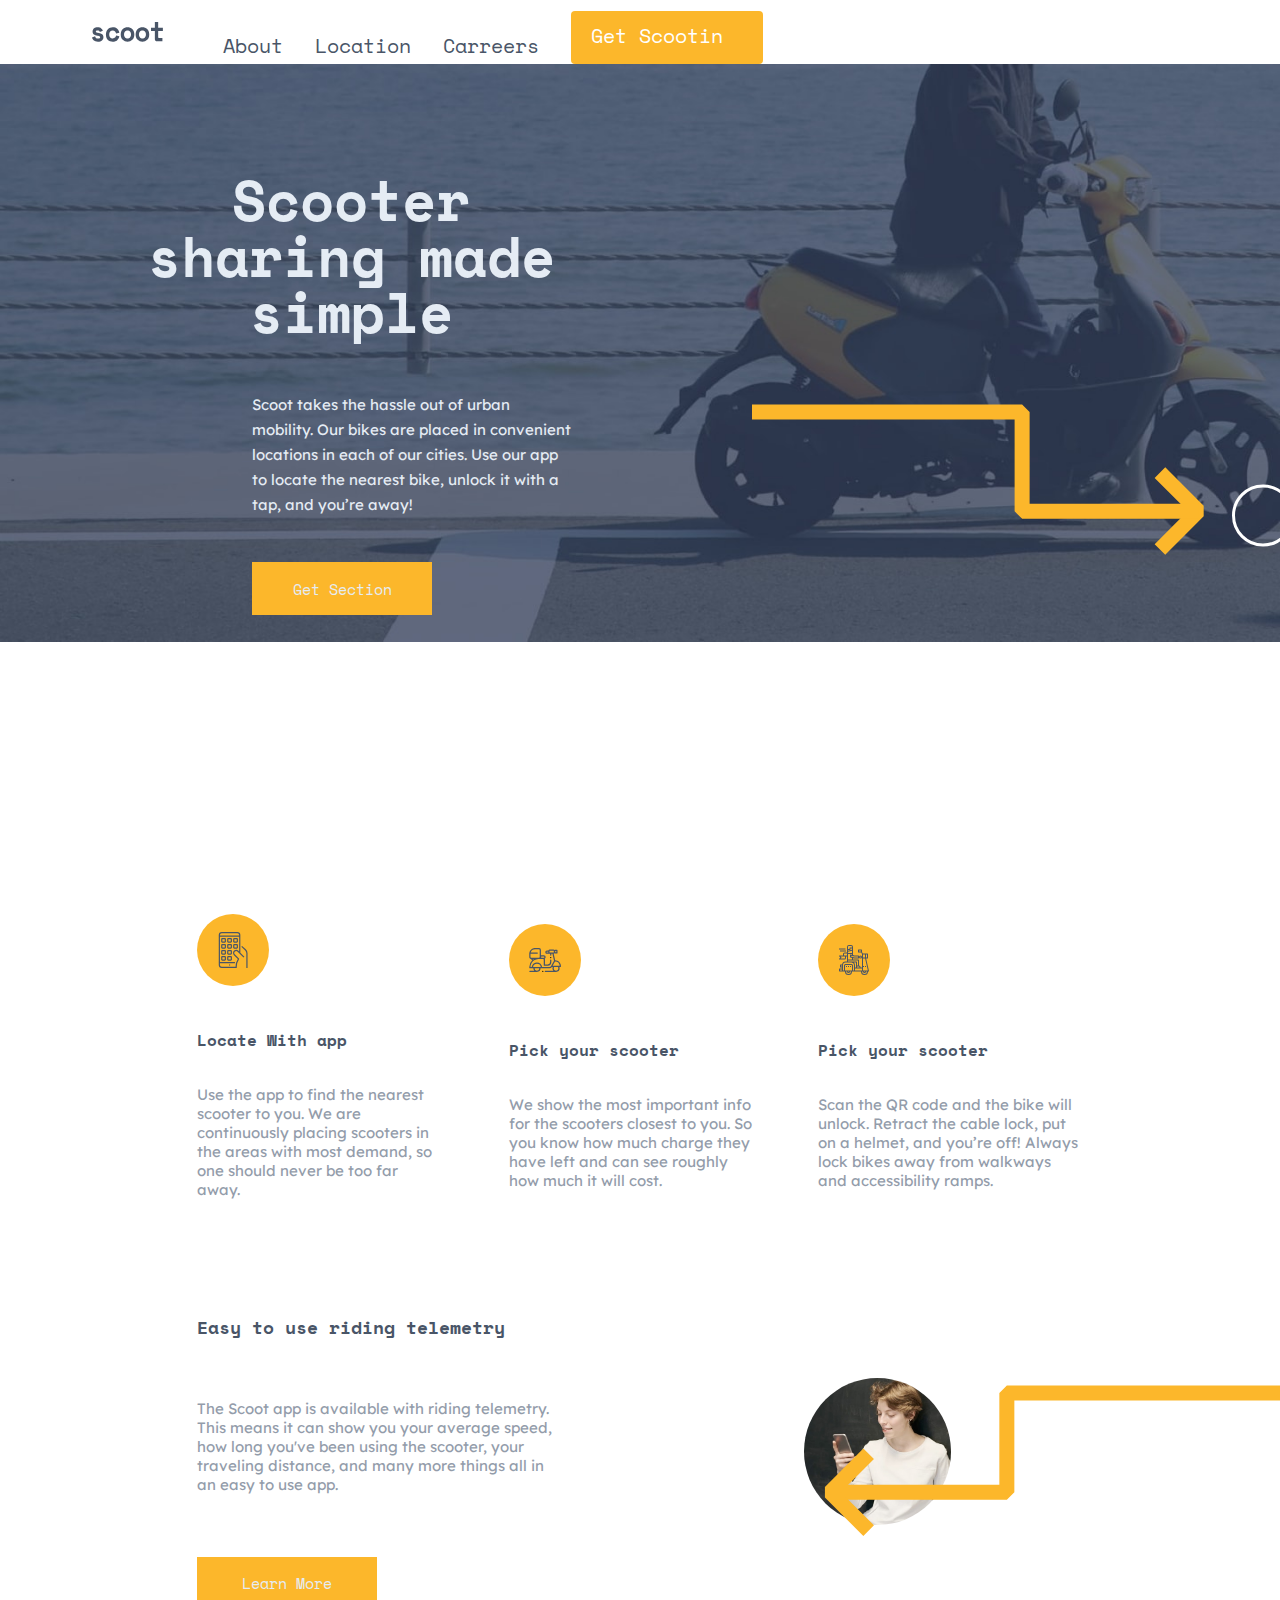
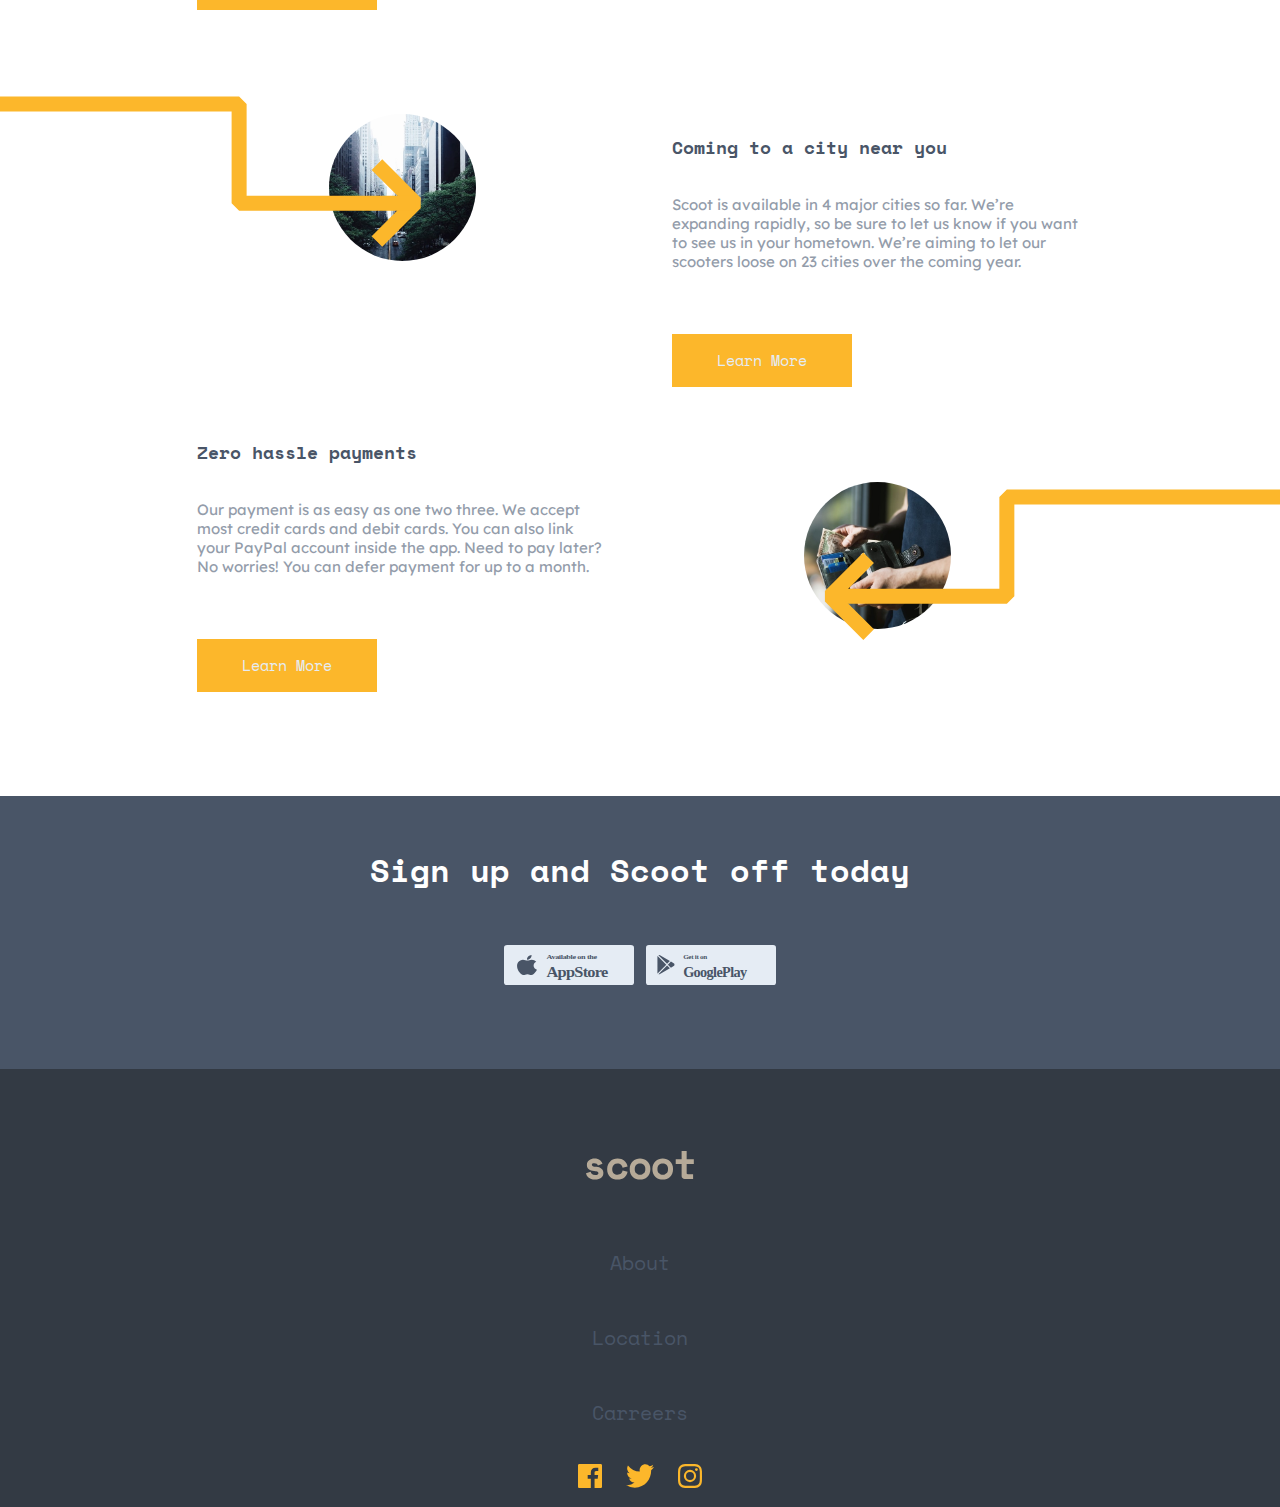
<file: index.html>
<!DOCTYPE html>
<html lang="en">
<head>
    <meta charset="UTF-8">
    <meta name="viewport" content="width=device-width, initial-scale=1.
    0">
    <link rel="preconnect" href="https://fonts.googleapis.com">
<link rel="preconnect" href="https://fonts.gstatic.com" crossorigin>
<link href="https://fonts.googleapis.com/css2?family=Barlow:ital,wght@0,100;0,200;0,300;0,400;0,500;0,600;0,700;0,800;0,900;1,100;1,200;1,300;1,400;1,500;1,600;1,700;1,800;1,900&family=Fraunces:ital,opsz,wght@0,9..144,100..900;1,9..144,100..900&family=IBM+Plex+Mono:ital,wght@0,100;0,200;0,300;0,400;0,500;0,600;0,700;1,100;1,200;1,300;1,400;1,500;1,600;1,700&family=Kode+Mono:wght@400..700&family=Montserrat:ital,wght@0,100..900;1,100..900&family=Roboto:ital,wght@0,100;0,300;0,400;0,500;0,700;0,900;1,100;1,300;1,400;1,500;1,700;1,900&family=Space+Grotesk:wght@300..700&family=Space+Mono:ital,wght@0,400;0,700;1,400;1,700&display=swap" rel="stylesheet">

<link rel="preconnect" href="https://fonts.googleapis.com">
<link rel="preconnect" href="https://fonts.gstatic.com" crossorigin>
<link href="https://fonts.googleapis.com/css2?family=Barlow:ital,wght@0,100;0,200;0,300;0,400;0,500;0,600;0,700;0,800;0,900;1,100;1,200;1,300;1,400;1,500;1,600;1,700;1,800;1,900&family=Fraunces:ital,opsz,wght@0,9..144,100..900;1,9..144,100..900&family=IBM+Plex+Mono:ital,wght@0,100;0,200;0,300;0,400;0,500;0,600;0,700;1,100;1,200;1,300;1,400;1,500;1,600;1,700&family=Kode+Mono:wght@400..700&family=Lexend+Deca:wght@100..900&family=Montserrat:ital,wght@0,100..900;1,100..900&family=Roboto:ital,wght@0,100;0,300;0,400;0,500;0,700;0,900;1,100;1,300;1,400;1,500;1,700;1,900&family=Space+Grotesk:wght@300..700&family=Space+Mono:ital,wght@0,400;0,700;1,400;1,700&display=swap" rel="stylesheet">
    <link rel="stylesheet" href="./css/styles.css">
    <title>Web Scop</title>
</head>
<body>

    <!-- Header -->
    <header class="header"> 
        <img class="burger" src="./assets/icons/hamburger.svg" alt="button-mobile">
        <img class="logo" src="./assets/logo.svg" alt="logo">
        <nav>
            <ul id="menu" class="menu" >
            <li class="item-menu" >About</li>
            <li class="item-menu" >Location <a href="./locations.html"></a></li>
            <li class="item-menu" >Carreers <a href="./"></a></li>
            <li class="item-menu button-menu">Get Scootin</li>
            </ul>
        </nav>
        </div>
    </header>

     
    <!--  -->



    <!-- seccion Hero -->
    <section class="hero-section">
        <h1 class="title">Scooter sharing made simple</h1>
        <p class="text" >Scoot takes the hassle out of urban mobility. Our bikes are placed in convenient locations in each of our cities. Use our app to locate the nearest bike, unlock it with a tap, and you’re away!</p>
        <button class="button" >Get Section</button>
        <img class="arrow-hero" src="./assets/patterns/right-arrow.svg" alt="flecha amarilla">
        <img class="circles-white" src="./assets/patterns/white-circles.svg" alt="">
    </section>

   <main class="container">

    <!-- seccion iconos -->
<div class="main-section-icons">
    <div class="section-icons">
        <div class="icon">
        <img class="img" src="./assets/icons/locate.svg" alt="Locate with app">
        </div>
        <h3 class="subtitle" >Locate With app</h3>
        <p class="text-container" >Use the app to find the nearest scooter to you. We are continuously placing scooters in the areas with most demand, so one should never be too far away. </p>    
    </div>
    <div class="section-icons">
        <div class="icon">
        <img class="img" src="./assets/icons/scooter.svg" alt="Pick your scooter">
        </div>
        <h3 class="subtitle" >Pick your scooter</h3>
        <p class="text-container" >We show the most important info for the scooters closest to you. So you know how much charge they have left and can see roughly how much it will cost. </p>    
    </div>
    <div class="section-icons">
        <div class="icon">
         <img class="img" src="./assets/icons/ride.svg" alt="enjoy the ride">
        </div>
        <h3 class="subtitle" >Pick your scooter</h3>
        <p class="text-container" >Scan the QR code and the bike will unlock. Retract the cable lock, put on a helmet, and you’re off! Always lock bikes away from walkways and accessibility ramps. </p>    
    </div>
</div>
    <!--  -->

    <!--seccion burbujas  -->
    <div class="bubble-section">
    
    <div class="bubble-container">
      <h2 class="subtitle-bubbles">Easy to use
        riding telemetry</h2>   
      <p class="text-container-bubbles" >The Scoot app is available with riding telemetry. This means it can show you your average speed, how long you've been using the scooter, your traveling distance, and many more things all in an easy to use app.</p>
      <button class="button-bubbles" >Learn More</button>
    </div>
    <div class="imag-bubble-section">
        <img class="bubble-image" src="./assets/images/telemetry.jpg" alt="telemetry">
        <img class="arrow-left" src="./assets/patterns/left-downward-arrow.svg" alt="flecha"> 
      </div>

    </div>

    <div class="bubble-section-left">

        <div class="imag-bubble-section">
        <img class="bubble-image" src="./assets/images/near-you.jpg" alt="telemetry">
        <img class="arrow-right" src="./assets/patterns/right-arrow.svg" alt="flecha"> 
        </div> 

        <div class="bubble-container">
            <h2 class="subtitle-bubbles">Coming to a city near you</h2>   
             <p class="text-container" >Scoot is available in 4 major cities so far. We’re expanding rapidly, so be sure to let us know if you want to see us in your hometown. We’re aiming to let our scooters loose on 23 cities over the coming year.</p>
         <button class="button-bubbles" >Learn More</button>
        </div>
      </div>


      <div class="bubble-section">
        <div class="bubble-container">
            <h2 class="subtitle-bubbles">Zero hassle payments</h2>   
            <p class="text-container" >Our payment is as easy as one two three. We accept most credit cards and debit cards. You can also link your PayPal account inside the app. Need to pay later? No worries! You can defer payment for up to a month.</p>
            <button class="button-bubbles" >Learn More</button>
            </div>
        <div class="imag-bubble-section">  
        <img class="bubble-image" src="./assets/images/payments.jpg" alt="telemetry">
        <img class="arrow-left" src="./assets/patterns/left-downward-arrow.svg" alt="flecha">  
    </div>  


      </div>  

      <!-- seccion sign up -->
      <div class="sign-up-section">
        <h2 class="title-sign-out" >Sign up and Scoot off today</h2>
        <div class="buttons-sign-up" >
            <img class="stores-icon" src="./assets/icons/app-store.svg" alt="app-store">
            <img class="stores-icon" src="./assets/icons/google-play.svg" alt="app-store">
            
        </div>
        
      </div>
      <!--  -->
   </main>

   <!-- footer -->
   <footer class="footer" >
     <img class="logo-footer" src="./assets/logo.svg" alt="logo">
     <div class="menu-footer">
        <span class="item-menu" >About</span>
        <span class="item-menu" >Location</span>
        <span class="item-menu" >Carreers</span>
        
    </div>
    <div class="social">
        <img src="./assets/icons/facebook.svg" alt="facebook">
        <img src="./assets/icons/twitter.svg" alt="facebook">
        <img src="./assets/icons/instagram.svg" alt="facebook">
    </div>
   </footer>

<script src="./js/scripts.js"></script>
</body>
</html>
</file>
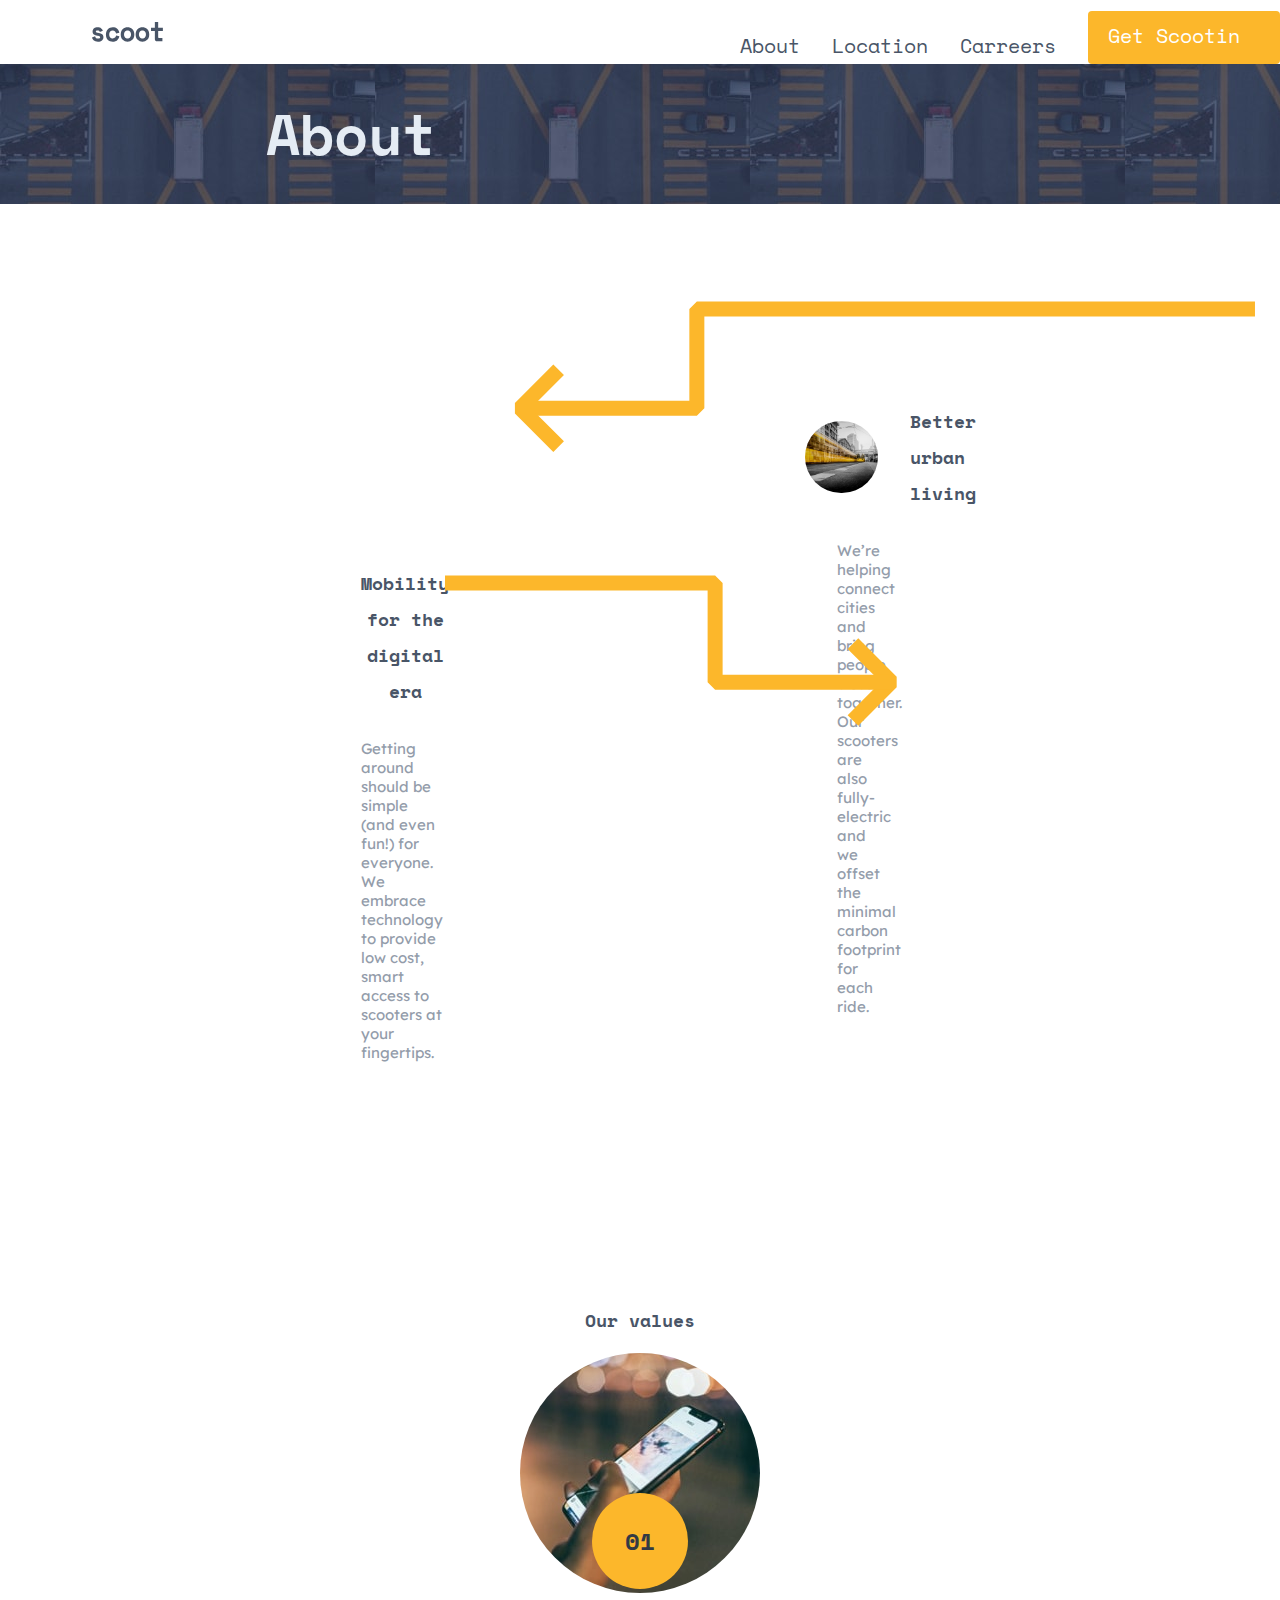
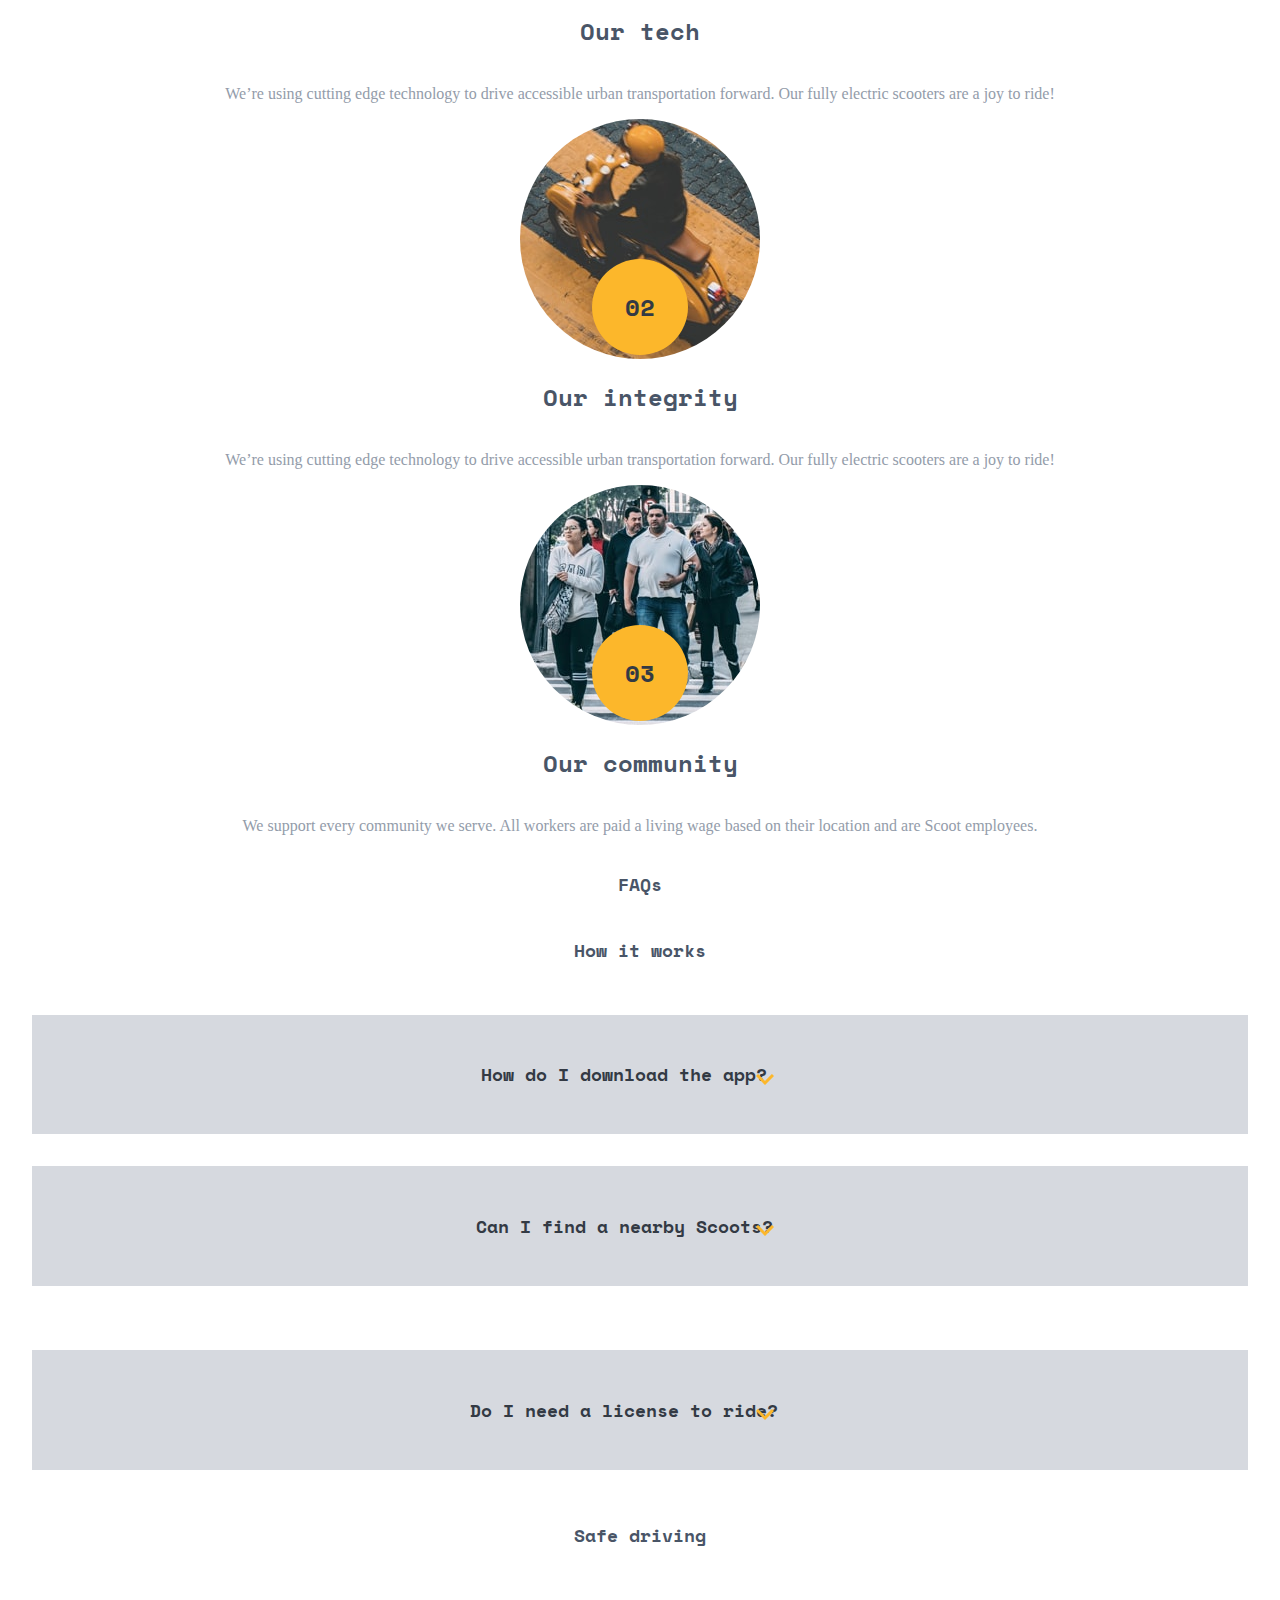
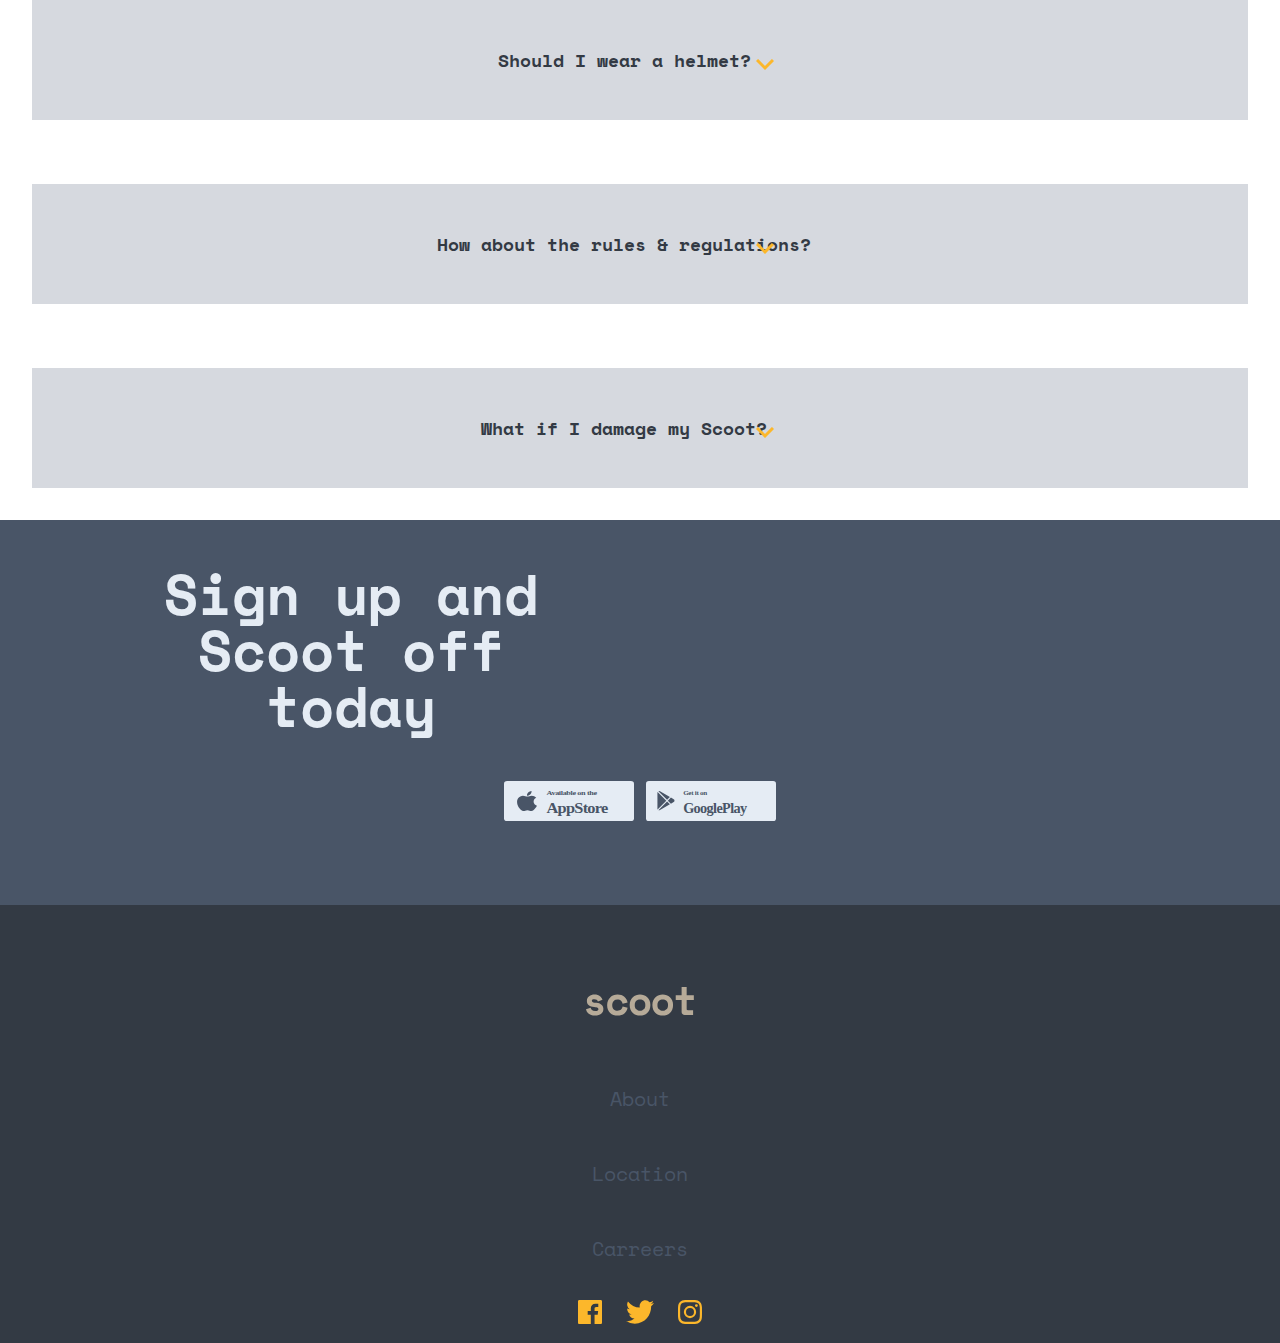
<file: about.html>
<!DOCTYPE html>
<html lang="en">
<head>
    <meta charset="UTF-8">
    <meta name="viewport" content="width=device-width, initial-scale=1.
    0">
    <link rel="preconnect" href="https://fonts.googleapis.com">
<link rel="preconnect" href="https://fonts.gstatic.com" crossorigin>
<link href="https://fonts.googleapis.com/css2?family=Barlow:ital,wght@0,100;0,200;0,300;0,400;0,500;0,600;0,700;0,800;0,900;1,100;1,200;1,300;1,400;1,500;1,600;1,700;1,800;1,900&family=Fraunces:ital,opsz,wght@0,9..144,100..900;1,9..144,100..900&family=IBM+Plex+Mono:ital,wght@0,100;0,200;0,300;0,400;0,500;0,600;0,700;1,100;1,200;1,300;1,400;1,500;1,600;1,700&family=Kode+Mono:wght@400..700&family=Montserrat:ital,wght@0,100..900;1,100..900&family=Roboto:ital,wght@0,100;0,300;0,400;0,500;0,700;0,900;1,100;1,300;1,400;1,500;1,700;1,900&family=Space+Grotesk:wght@300..700&family=Space+Mono:ital,wght@0,400;0,700;1,400;1,700&display=swap" rel="stylesheet">

<link rel="preconnect" href="https://fonts.googleapis.com">
<link rel="preconnect" href="https://fonts.gstatic.com" crossorigin>
<link href="https://fonts.googleapis.com/css2?family=Barlow:ital,wght@0,100;0,200;0,300;0,400;0,500;0,600;0,700;0,800;0,900;1,100;1,200;1,300;1,400;1,500;1,600;1,700;1,800;1,900&family=Fraunces:ital,opsz,wght@0,9..144,100..900;1,9..144,100..900&family=IBM+Plex+Mono:ital,wght@0,100;0,200;0,300;0,400;0,500;0,600;0,700;1,100;1,200;1,300;1,400;1,500;1,600;1,700&family=Kode+Mono:wght@400..700&family=Lexend+Deca:wght@100..900&family=Montserrat:ital,wght@0,100..900;1,100..900&family=Roboto:ital,wght@0,100;0,300;0,400;0,500;0,700;0,900;1,100;1,300;1,400;1,500;1,700;1,900&family=Space+Grotesk:wght@300..700&family=Space+Mono:ital,wght@0,400;0,700;1,400;1,700&display=swap" rel="stylesheet">
    <link rel="stylesheet" href="./css/styles.css">
    <title>Web Scop</title>
</head>
<body>

    <!-- Header -->
    <header class="header"> 
        <img class="burger" src="./assets/icons/hamburger.svg" alt="button-mobile">
        <img class="logo" src="./assets/logo.svg" alt="logo">
        <div class="menu">
            <span class="item-menu" >About</span>
            <span class="item-menu" >Location</span>
            <span class="item-menu" >Carreers</span>
            <span class="item-menu button-menu" >Get Scootin</span>
        </div>
    </header>
    <!--  -->

    <section class="hero" >
        <h1 class="title" >About</h1>
    </section>


<main class="container">
    <!-- bubble section -->
    <div class="bubble-section">

        <div class="imag-bubble-section">
        <div class="bubble-section">
            <img class="bubble-image" src="./assets/images/digital-era.jpg" alt="our tech">
            <img class="arrow-left" src="./assets/patterns/left-downward-arrow.svg" alt="flecha"> 
        </div>     

        <div class="bubble-container">
            <h2 class="subtitle-bubbles">Mobility for the digital era</h2>   
            <p class="text-container" >Getting around should be simple (and even fun!) for everyone. We embrace technology to provide low cost, smart access to scooters at your fingertips.</p>
        </div>
            
          </div>
      
          <div class="bubble-section">
              <img class="bubble-image" src="./assets/images/better-living.jpg" alt="better living">
              <img class="arrow-right" src="./assets/patterns/right-arrow.svg" alt="flecha">  
              <h2 class="subtitle-bubbles">Better urban living</h2>   
              <p class="text-container" >We’re helping connect cities and bring people closer together. Our scooters are also fully-electric and we offset the minimal carbon footprint for each ride.</p>
              
            </div>
    </div>
    <!-- -->

    <!-- burbujas con icono amarillo -->
    <h2 class="subtitle-bubbles" >Our values</h2>

    <div class="bubble-section-secondary">
       <img class="image-bubble-secondary" src="./assets/images/our-tech.jpg" alt="our tech">
       <span class="bubble" >01</span>
       <h3 class="subtitle-bubble-section-secondary" >Our tech</h3>
       <p class="text-buble-secondary" >We’re using cutting edge technology to drive accessible urban transportation forward. Our fully electric scooters are a joy to ride!</p>

    </div>

    <div class="bubble-section-secondary">
        <img class="image-bubble-secondary" src="./assets/images/our-integrity.jpg" alt="our integrity">
        <span class="bubble" >02</span>
        <h3 class="subtitle-bubble-section-secondary" >Our integrity</h3>
        <p class="text-buble-secondary" >We’re using cutting edge technology to drive accessible urban transportation forward. Our fully electric scooters are a joy to ride!</p>
 
     </div>

     <div class="bubble-section-secondary">
        <img class="image-bubble-secondary" src="./assets/images/our-community.jpg" alt="our integrity">
        <span class="bubble" >03</span>
        <h3 class="subtitle-bubble-section-secondary" >Our community</h3>
        <p class="text-buble-secondary" >We support every community we serve. All workers are paid a living wage based on their location and are Scoot employees.</p>
 
     </div>

    <h2 class="subtitle-bubbles" >FAQs</h2>
    <h2 class="subtitle-bubbles">How it works</h2>


    <!-- acordeon -->
     <div id="accordion" class="accordion">
        <div class="accordion-item">
            <div class="accordion-info">
                <h2 class="accordion-title" >How do I download the app?</h2>
                <img class="display-accordion" src="./assets/icons/chevron.svg" alt="desplegar">
                <img class="close-accordion" src="./assets/icons/close.svg" alt="close-accordion">
                <p class="accordion-text accordion-text-show">To download the Scoot app, you can search “Scoot” in both the App and Google Play stores. An even simpler way to do it would be to click the relevant link at the bottom of this page and you’ll be re-directed to the correct page.</p>
            </div>
        </div>

        <div class="accordion-item"></div>
            <div class="accordion-info">
                <h2 class="accordion-title" >Can I find a nearby Scoots?</h2>
                <img class="display-accordion" src="./assets/icons/chevron.svg" alt="desplegar">
                <img class="close-accordion" src="./assets/icons/close.svg" alt="close-accordion">
                <p class="accordion-text accordion-text-show">Definitely! Simply open up the app and allow us to find your location while using it. We'll show you all of the closest Scoots and some extra useful information.</p>
            </div>
        </div>

        <div class="accordion-item"></div>
            <div class="accordion-info">
                <h2 class="accordion-title" >Do I need a license to ride?</h2>
                <img class="display-accordion" src="./assets/icons/chevron.svg" alt="desplegar">
                <img class="close-accordion" src="./assets/icons/close.svg" alt="close-accordion">
                <p class="accordion-text accordion-text-show">Yup! We provide information inside the app regarding local laws and the license you need to be able to ride our Scoots. Safe driving.</p>
            </div>
        </div>

        <h2 class="subtitle-bubbles">Safe driving</h2>

        <div class="accordion-item"></div>
            <div class="accordion-info">
                <h2 class="accordion-title" >Should I wear a helmet?</h2>
                <img class="display-accordion" src="./assets/icons/chevron.svg" alt="desplegar">
                <img class="close-accordion" src="./assets/icons/close.svg" alt="close-accordion">
                <p class="accordion-text accordion-text-show">Yes, please do! All cities have different laws. But we strongly strongly strongly recommend always wearing a helmet regardless of the local laws. We like you and we want you to be as safe as possible while Scooting.</p>
            </div>
        </div>

        <div class="accordion-item"></div>
            <div class="accordion-info">
                <h2 class="accordion-title" >How about the rules & regulations?</h2>
                <img class="display-accordion" src="./assets/icons/chevron.svg" alt="desplegar">
                <img class="close-accordion" src="./assets/icons/close.svg" alt="close-accordion">
                <p class="accordion-text accordion-text-show">Now is not the time to be a rule breaker. Be sure you're complying with all local laws and regulations. Also, just be a good human being. Be sure not to park your Scoot where it can block access to buildings or get in people's way.</p>
            </div>
        </div>

        <div class="accordion-item"></div>
        <div class="accordion-info">
            <h2 class="accordion-title" >What if I damage my Scoot?</h2>
            <img class="display-accordion" src="./assets/icons/chevron.svg" alt="desplegar">
            <img class="close-accordion" src="./assets/icons/close.svg" alt="close-accordion">
            <p class="accordion-text accordion-text-show">Be sure to read our terms and conditions carefully. Not the most fun job we know but we make it as clear as possible. There's an option to add insurance for each trip, or you can sign up for annual insurance if you're a regular Scooter</p>
        </div>
    </div>

     </div>
</main>

<!-- seccion sign up -->
<div class="sign-up-section">
    <h2 class="title" >Sign up and Scoot off today</h2>
    <div class="buttons-sign-up" >
        <img class="stores-icon" src="./assets/icons/app-store.svg" alt="app-store">
        <img class="stores-icon" src="./assets/icons/google-play.svg" alt="app-store">
    </div>
  </div>
  <!--  -->

<footer class="footer" >
    <img class="logo-footer" src="./assets/logo.svg" alt="logo">
    <div class="menu-footer">
       <span class="item-menu" >About</span>
       <span class="item-menu" >Location</span>
       <span class="item-menu" >Carreers</span>
   </div>
   <div class="social">
       <img src="./assets/icons/facebook.svg" alt="facebook">
       <img src="./assets/icons/twitter.svg" alt="facebook">
       <img src="./assets/icons/instagram.svg" alt="facebook">
   </div>
  </footer>

<script src="./js/scripts.js"></script>
</body>
</html>
</file>
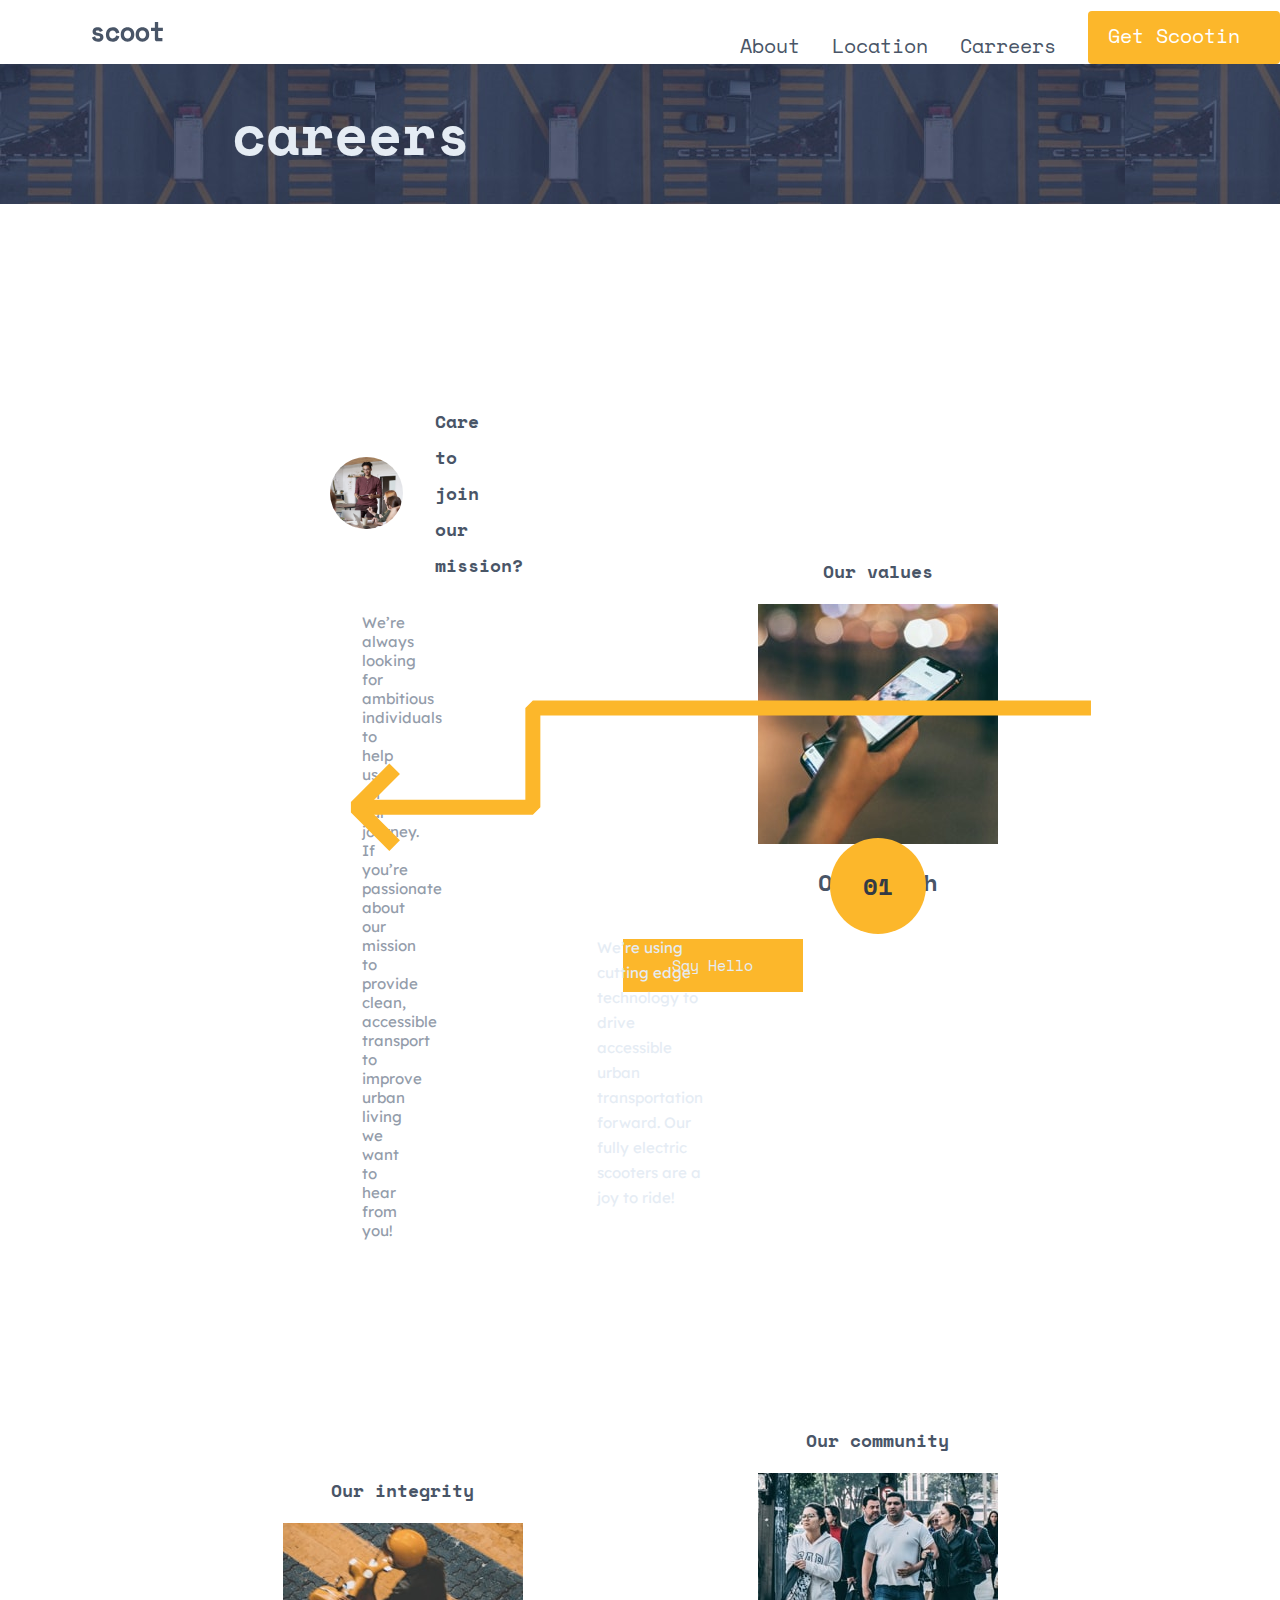
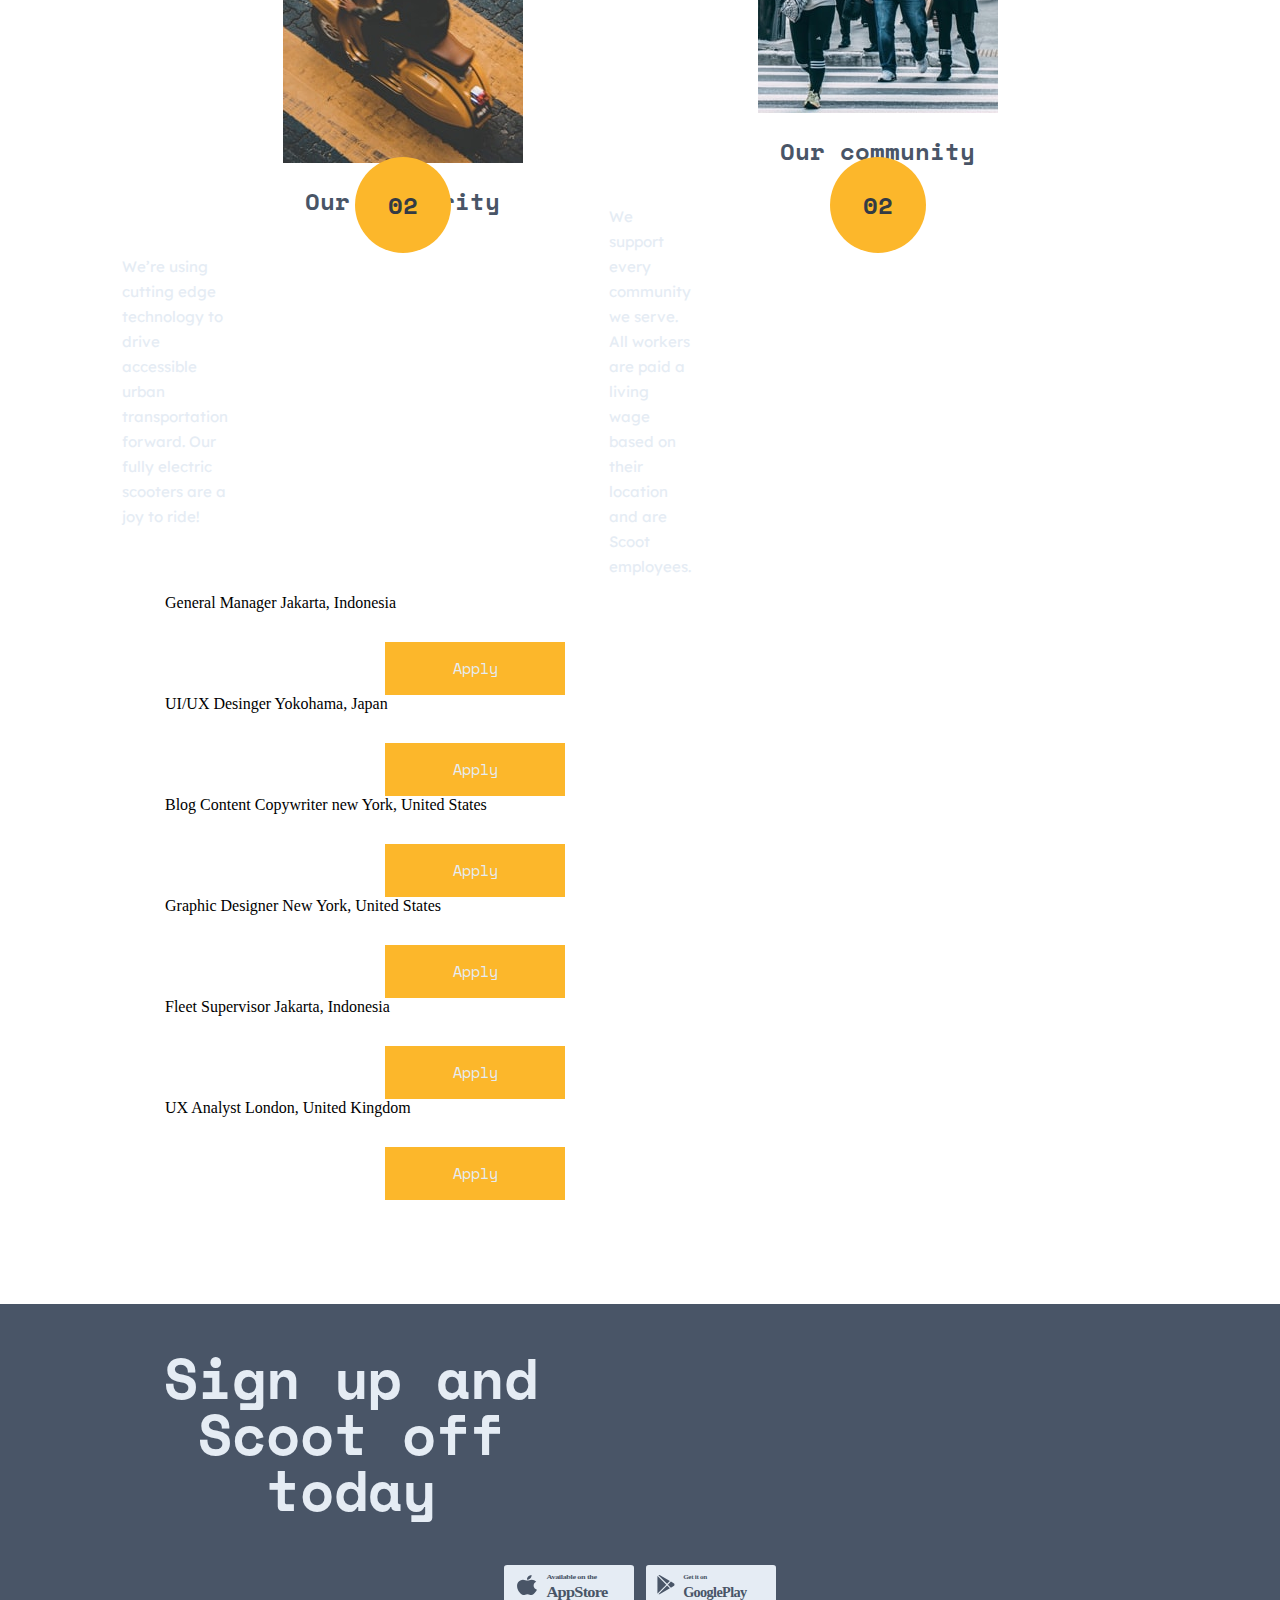
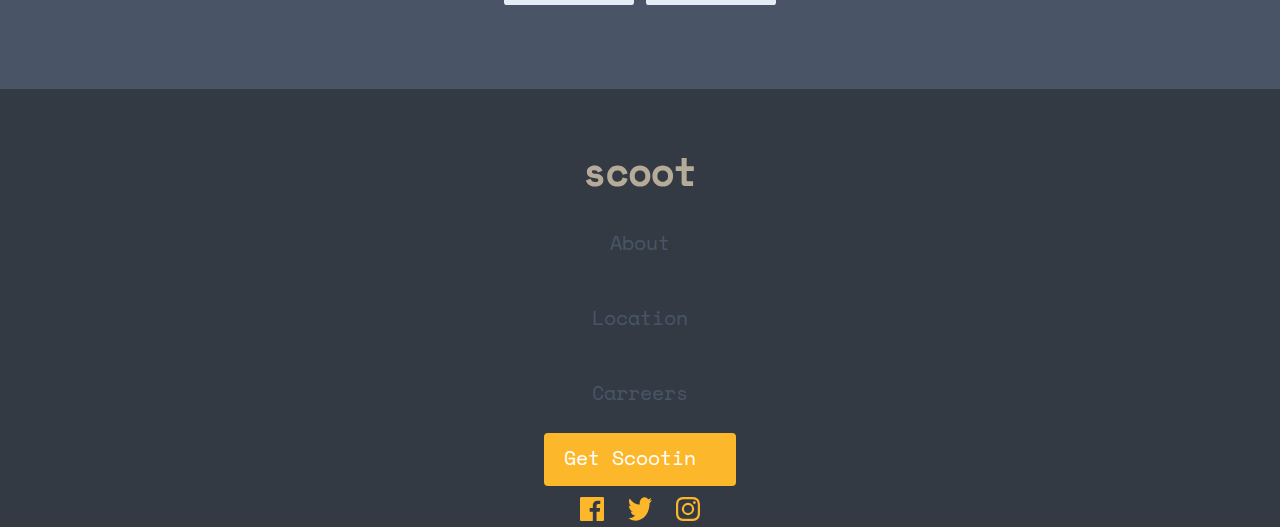
<file: careers.html>
<!DOCTYPE html>
<html lang="en">
<head>
    <meta charset="UTF-8">
    <meta name="viewport" content="width=device-width, initial-scale=1.
    0">
    <link rel="preconnect" href="https://fonts.googleapis.com">
<link rel="preconnect" href="https://fonts.gstatic.com" crossorigin>
<link href="https://fonts.googleapis.com/css2?family=Barlow:ital,wght@0,100;0,200;0,300;0,400;0,500;0,600;0,700;0,800;0,900;1,100;1,200;1,300;1,400;1,500;1,600;1,700;1,800;1,900&family=Fraunces:ital,opsz,wght@0,9..144,100..900;1,9..144,100..900&family=IBM+Plex+Mono:ital,wght@0,100;0,200;0,300;0,400;0,500;0,600;0,700;1,100;1,200;1,300;1,400;1,500;1,600;1,700&family=Kode+Mono:wght@400..700&family=Montserrat:ital,wght@0,100..900;1,100..900&family=Roboto:ital,wght@0,100;0,300;0,400;0,500;0,700;0,900;1,100;1,300;1,400;1,500;1,700;1,900&family=Space+Grotesk:wght@300..700&family=Space+Mono:ital,wght@0,400;0,700;1,400;1,700&display=swap" rel="stylesheet">

<link rel="preconnect" href="https://fonts.googleapis.com">
<link rel="preconnect" href="https://fonts.gstatic.com" crossorigin>
<link href="https://fonts.googleapis.com/css2?family=Barlow:ital,wght@0,100;0,200;0,300;0,400;0,500;0,600;0,700;0,800;0,900;1,100;1,200;1,300;1,400;1,500;1,600;1,700;1,800;1,900&family=Fraunces:ital,opsz,wght@0,9..144,100..900;1,9..144,100..900&family=IBM+Plex+Mono:ital,wght@0,100;0,200;0,300;0,400;0,500;0,600;0,700;1,100;1,200;1,300;1,400;1,500;1,600;1,700&family=Kode+Mono:wght@400..700&family=Lexend+Deca:wght@100..900&family=Montserrat:ital,wght@0,100..900;1,100..900&family=Roboto:ital,wght@0,100;0,300;0,400;0,500;0,700;0,900;1,100;1,300;1,400;1,500;1,700;1,900&family=Space+Grotesk:wght@300..700&family=Space+Mono:ital,wght@0,400;0,700;1,400;1,700&display=swap" rel="stylesheet">
    <link rel="stylesheet" href="./css/styles.css">
    <title>Web Scop</title>
</head>
<body>

    <!-- Header -->
    <header class="header"> 
        <img class="burger" src="./assets/icons/hamburger.svg" alt="button-mobile">
        <img class="logo" src="./assets/logo.svg" alt="logo">
        <div class="menu">
            <span class="item-menu" >About</span>
            <span class="item-menu" >Location</span>
            <span class="item-menu" >Carreers</span>
            <span class="item-menu button-menu" >Get Scootin</span>
        </div>
    </header>
    <!--  -->

    <section class="hero" >
        <h1 class="title" >careers</h1>
    </section>

    <main class="container">
        <!-- bubble section -->
        <main class="bubble-section">
            <div class="bubble-section">
                <img class="bubble-image" src="./assets/images/join-us.jpg" alt="joinus">
                <img class="arrow-left" src="./assets/patterns/left-downward-arrow.svg" alt="flecha">  
                <h2 class="subtitle-bubbles">Care to join our mission?</h2>   
                <p class="text-container" >We’re always looking for ambitious individuals to help us on our journey. If you’re passionate about our mission to provide clean, accessible transport to improve urban living we want to hear from you!</p>
                <button class="button" >Say Hello</button>
              </div>

        <!-- burbujas con icono amarillo -->
    <div class="bubble-section-secondary">
        <h2 class="subtitle-bubbles" >Our values</h2>
        <img src="./assets/images/our-tech.jpg" alt="our tech">
        <span class="bubble" >01</span>
        <h3 class="subtitle-bubble-section-secondary" >Our tech</h3>
        <p class="text" >We’re using cutting edge technology to drive accessible urban transportation forward. Our fully electric scooters are a joy to ride!</p>
 
     </div>
 
     <div class="bubble-section-secondary">
         <h2 class="subtitle-bubbles" >Our integrity</h2>
         <img src="./assets/images/our-integrity.jpg" alt="our integrity">
         <span class="bubble" >02</span>
         <h3 class="subtitle-bubble-section-secondary" >Our integrity</h3>
         <p class="text" >We’re using cutting edge technology to drive accessible urban transportation forward. Our fully electric scooters are a joy to ride!</p>
  
      </div>
 
      <div class="bubble-section-secondary">
         <h2 class="subtitle-bubbles" >Our community</h2>
         <img src="./assets/images/our-community.jpg" alt="our integrity">
         <span class="bubble" >02</span>
         <h3 class="subtitle-bubble-section-secondary" >Our community</h3>
         <p class="text" >We support every community we serve. All workers are paid a living wage based on their location and are Scoot employees.</p>
  
      </div>

      <!-- seccion tarjetas -->
      <section class="cards">

        <div class="card">
            <span class="tittle-cards" >General Manager</span>
            <span class="subtitle-cards" >Jakarta, Indonesia</span>
            <button class="button" >Apply</button>
        </div>  
        
        <div class="card"></div>
            <span class="tittle-cards" >UI/UX Desinger</span>
            <span class="subtitle-cards" >Yokohama, Japan</span>
            <button class="button" >Apply</button>
        </div>
        
        <div class="card"></div>
            <span class="tittle-cards" >Blog Content Copywriter</span>
            <span class="subtitle-cards" >new York, United States</span>
            <button class="button" >Apply</button>
        </div>

        <div class="card"></div>
            <span class="tittle-cards" >Graphic Designer</span>
            <span class="subtitle-cards" >New York, United States</span>
            <button class="button" >Apply</button>
        </div>

        <div class="card"></div>
            <span class="tittle-cards" >Fleet Supervisor</span>
            <span class="subtitle-cards" >Jakarta, Indonesia</span>
            <button class="button" >Apply</button>
        </div>

        <div class="card"></div>
        <span class="tittle-cards" >UX Analyst</span>
        <span class="subtitle-cards" >London, United Kingdom</span>
        <button class="button" >Apply</button>
    </div>

        
    </section>
</main>

     <!-- seccion sign up -->
     <div class="sign-up-section">
         <h2 class="title" >Sign up and Scoot off today</h2>
         <div class="buttons-sign-up" >
             <img class="stores-icon" src="./assets/icons/app-store.svg" alt="app-store">
             <img class="stores-icon" src="./assets/icons/google-play.svg" alt="app-store">
         </div>
       </div>
       <!--  -->
     
     <footer class="footer" >
         <img class="logo-footer" src="./assets/logo.svg" alt="logo">
         <div class="menu-footer">
            <span class="item-menu" >About</span>
            <span class="item-menu" >Location</span>
            <span class="item-menu" >Carreers</span>
            <span class="item-menu button-menu" >Get Scootin</span>
        </div>
        <div class="social">
            <img src="./assets/icons/facebook.svg" alt="facebook">
            <img src="./assets/icons/twitter.svg" alt="facebook">
            <img src="./assets/icons/instagram.svg" alt="facebook">
        </div>
       </footer>
     
     <script src="./js/scripts.js"></script>
     </body>
     </html>
</file>
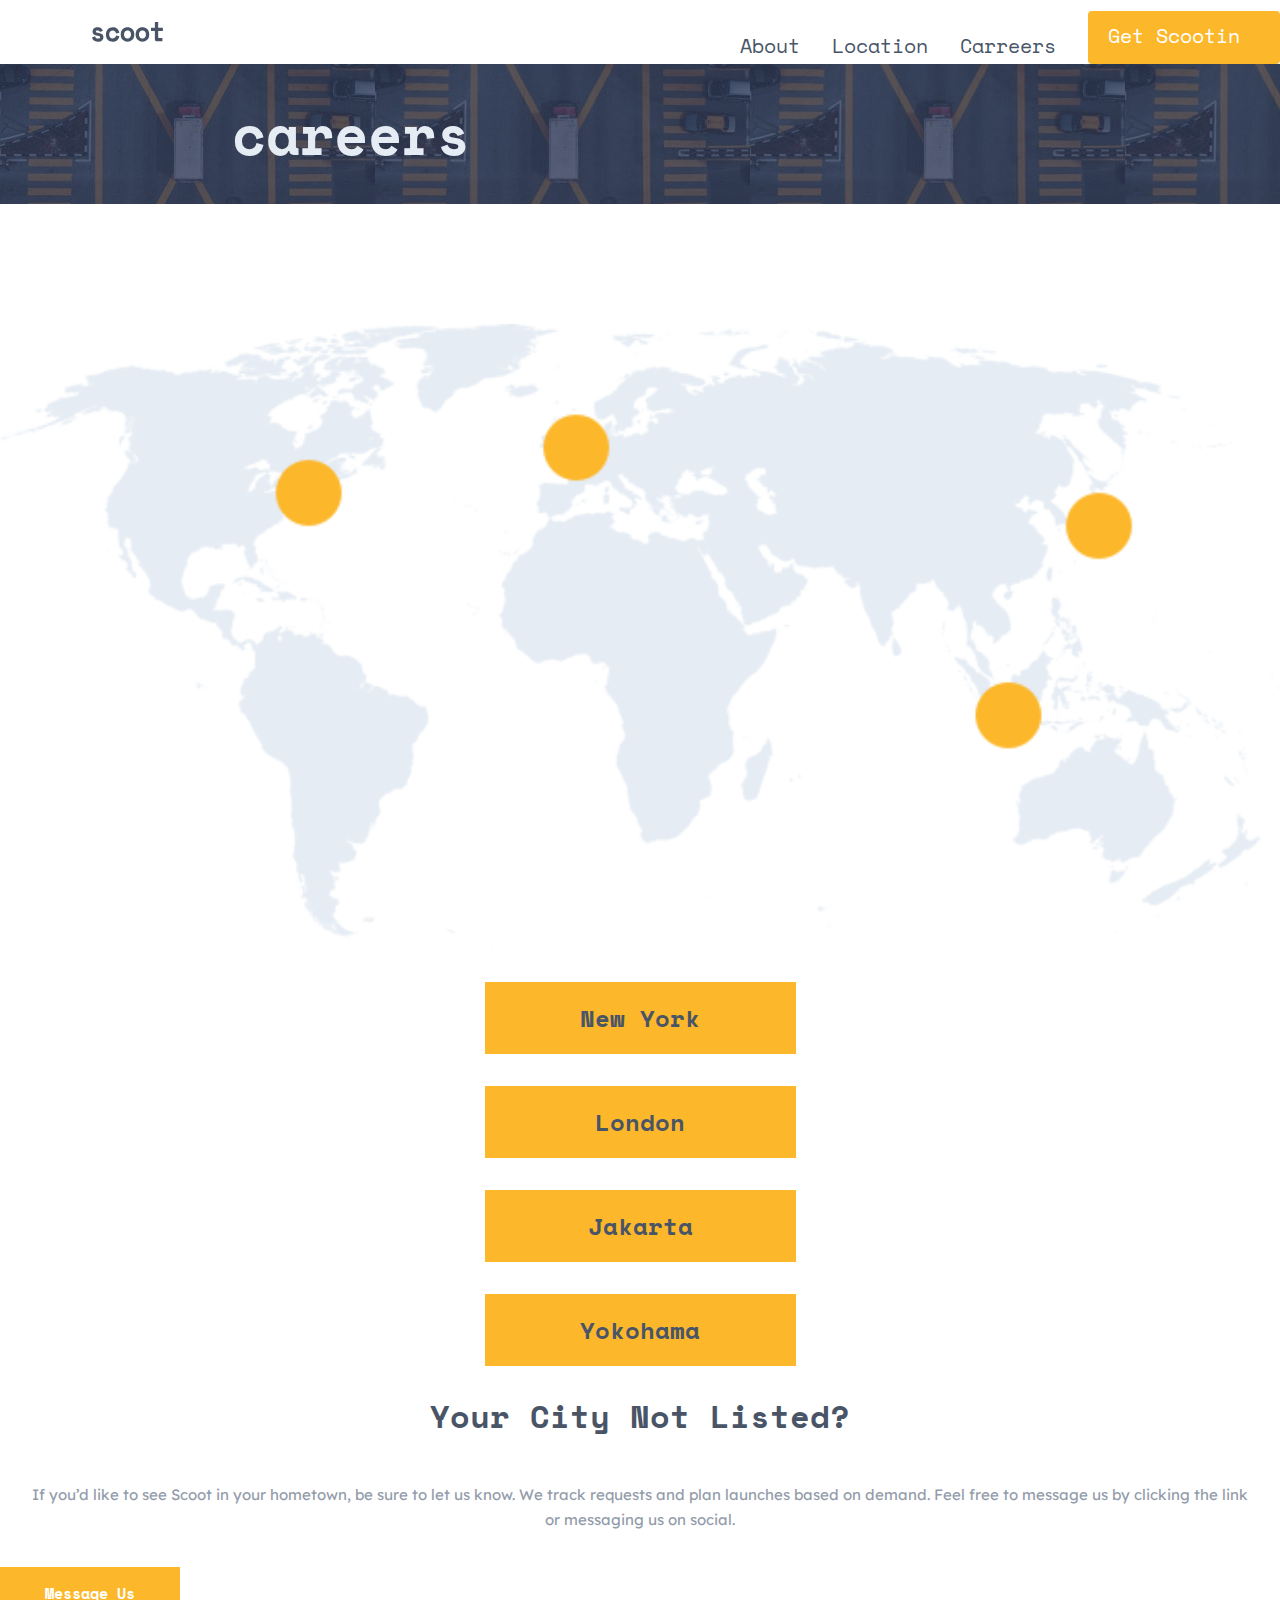
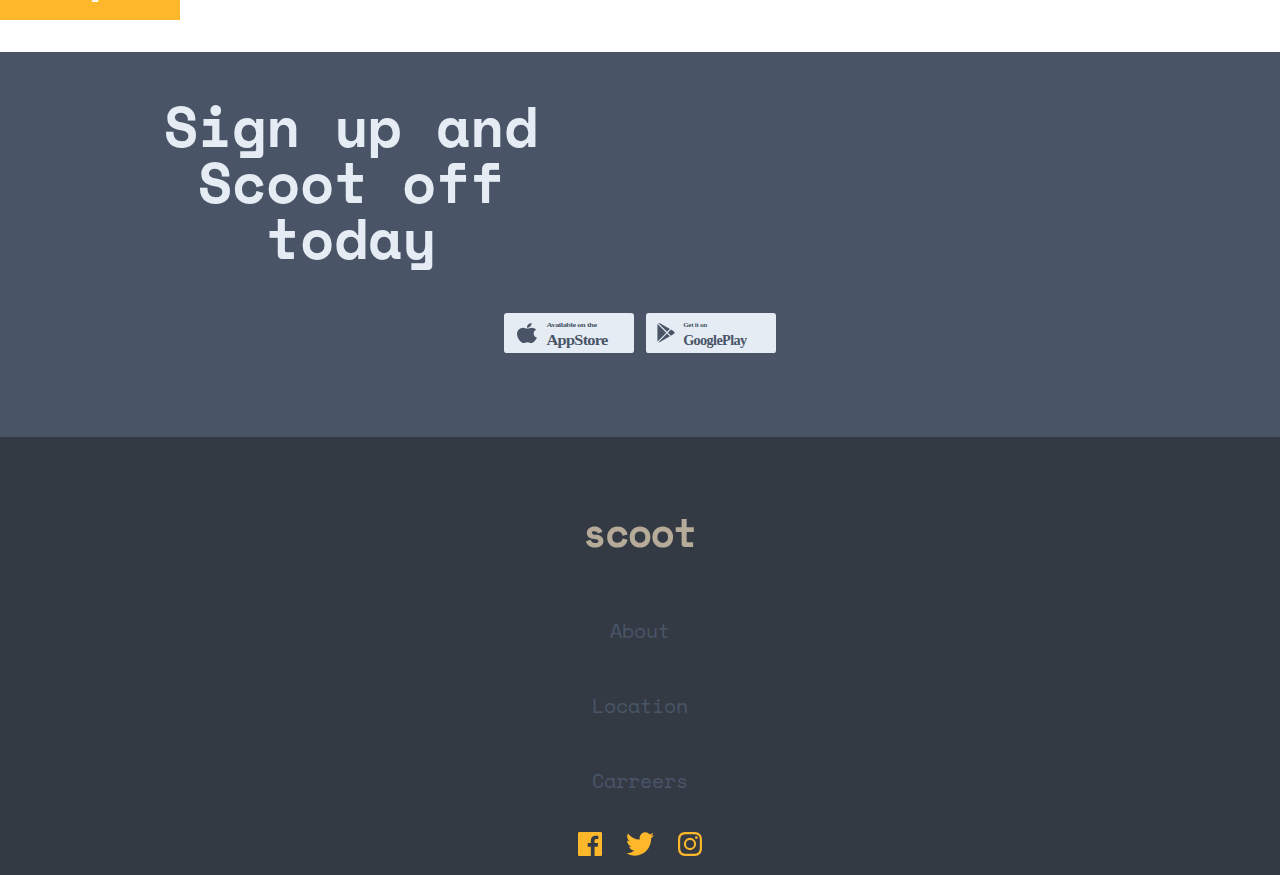
<file: locations.html>
<!DOCTYPE html>
<html lang="en">
<head>
    <meta charset="UTF-8">
    <meta name="viewport" content="width=device-width, initial-scale=1.
    0">
    <link rel="preconnect" href="https://fonts.googleapis.com">
<link rel="preconnect" href="https://fonts.gstatic.com" crossorigin>
<link href="https://fonts.googleapis.com/css2?family=Barlow:ital,wght@0,100;0,200;0,300;0,400;0,500;0,600;0,700;0,800;0,900;1,100;1,200;1,300;1,400;1,500;1,600;1,700;1,800;1,900&family=Fraunces:ital,opsz,wght@0,9..144,100..900;1,9..144,100..900&family=IBM+Plex+Mono:ital,wght@0,100;0,200;0,300;0,400;0,500;0,600;0,700;1,100;1,200;1,300;1,400;1,500;1,600;1,700&family=Kode+Mono:wght@400..700&family=Montserrat:ital,wght@0,100..900;1,100..900&family=Roboto:ital,wght@0,100;0,300;0,400;0,500;0,700;0,900;1,100;1,300;1,400;1,500;1,700;1,900&family=Space+Grotesk:wght@300..700&family=Space+Mono:ital,wght@0,400;0,700;1,400;1,700&display=swap" rel="stylesheet">

<link rel="preconnect" href="https://fonts.googleapis.com">
<link rel="preconnect" href="https://fonts.gstatic.com" crossorigin>
<link href="https://fonts.googleapis.com/css2?family=Barlow:ital,wght@0,100;0,200;0,300;0,400;0,500;0,600;0,700;0,800;0,900;1,100;1,200;1,300;1,400;1,500;1,600;1,700;1,800;1,900&family=Fraunces:ital,opsz,wght@0,9..144,100..900;1,9..144,100..900&family=IBM+Plex+Mono:ital,wght@0,100;0,200;0,300;0,400;0,500;0,600;0,700;1,100;1,200;1,300;1,400;1,500;1,600;1,700&family=Kode+Mono:wght@400..700&family=Lexend+Deca:wght@100..900&family=Montserrat:ital,wght@0,100..900;1,100..900&family=Roboto:ital,wght@0,100;0,300;0,400;0,500;0,700;0,900;1,100;1,300;1,400;1,500;1,700;1,900&family=Space+Grotesk:wght@300..700&family=Space+Mono:ital,wght@0,400;0,700;1,400;1,700&display=swap" rel="stylesheet">
    <link rel="stylesheet" href="./css/styles.css">
    <title>Location</title>
</head>
<body>

    <!-- Header -->
    <header class="header"> 
        <img class="burger" src="./assets/icons/hamburger.svg" alt="button-mobile">
        <img class="logo" src="./assets/logo.svg" alt="logo">
        <div class="menu">
            <span class="item-menu" >About</span>
            <span class="item-menu" >Location</span>
            <span class="item-menu" >Carreers</span>
            <span class="item-menu button-menu" >Get Scootin</span>
        </div>
    </header>
    <!--  -->

    <section class="hero" >
        <h1 class="title" >careers</h1>
    </section>

    <main class="container" >
        <img class="mapa-mundi" src="./assets/images/world-map-mobile.png" alt="">
        <div class="locations">
            <span class="city" >New York</span>
            <span class="city" >London</span>
            <span class="city" >Jakarta</span>
            <span class="city" >Yokohama</span>
        </div>

        <h2 class="subtitle-locations" >Your City Not Listed?</h2>
        <p class="text-locations" >If you’d like to see Scoot in your hometown, be sure to let us know. We track requests and plan launches based on demand. Feel free to message us by clicking the link or messaging us on social.</p>
        <button class="button-locations" >Message Us</button>
    </main>

    <!-- seccion sign up -->
    <div class="sign-up-section">
        <h2 class="title" >Sign up and Scoot off today</h2>
        <div class="buttons-sign-up" >
            <img class="stores-icon" src="./assets/icons/app-store.svg" alt="app-store">
            <img class="stores-icon" src="./assets/icons/google-play.svg" alt="app-store">
        </div>
      </div>
      <!--  -->
    
    <footer class="footer" >
        <img class="logo-footer" src="./assets/logo.svg" alt="logo">
        <div class="menu-footer">
           <span class="item-menu" >About</span>
           <span class="item-menu" >Location</span>
           <span class="item-menu" >Carreers</span>
       </div>
       <div class="social">
           <img src="./assets/icons/facebook.svg" alt="facebook">
           <img src="./assets/icons/twitter.svg" alt="facebook">
           <img src="./assets/icons/instagram.svg" alt="facebook">
       </div>
      </footer>
    
    <script src="./js/scripts.js"></script>
    </body>
    </html>
</file>
<file: css/styles.css>
*{
    box-sizing: border-box;
}

html{
scroll-behavior: smooth;

}

img{
display: block;
max-width: 100%;
}

a{
text-decoration: none;
color:inherit;
}


ul{
list-style: none;
padding-left: 0;
margin-top: 0;
margin-bottom: 0;

}



body{
margin: 0;
width: 100%;
}

:root {
    --yellow: #fcb72b;
    --light-yellow: #fff4df;
    --blue: #495567;
    --dark-grey: #939caa;
    --light-grey: #e5ecf4;
    --snow: #f2f5f9;
    
    --space-mono: 'Space mono', monospace;
    --lexend-deca: 'Lexend deca', 'sans-serif';
    
    --text: 15px; 
    --subtitle: 20px
    --title-m: 24px;
    --title-l: 40px;
    --title-xl: 48px;
    --title-xxl: 56px;
    
    --line-height-m: 28px;
    --line-height-l: 48px;
    --line-height-xl: 56px;
    }


/* HEADER */

.header{
width: 100%;
height: 64px;
display: flex;
align-items: center;
position: relative;
padding-left: 32px;
gap: 60px;
justify-content: flex-start;
}

.logo{
width: 70.502px;
height: 20px;
margin-left: 60px;
}

.menu{
display: flex;
flex-direction: column;
position: relative;
height: 603px;
width: 256px;
background-color: var(--blue);
position: absolute;
top: 65px;
left: -256px;
gap: 24px;
transition: left 0.3s ease-in-out;
z-index: 1000;
padding: 32px;
}

/* Clase para mostrar el menú */
#menu.active {
    left: 0; /* Desliza el menú hacia dentro */
}

.burger{
z-index: 1100;
}

.item-menu{
font-family: "Space Mono";
font-size: 18PX;
font-weight: 700;
line-height: 25px;
color: #e5ecf4;
}


.button-menu{
position: absolute;
width: 192px;
height: 53px;
background-color: var(--yellow);
margin-top: 340px;
font-size: 15px;
text-align: center;
padding: 14px;
}


/* HEADER EN DESKTOP */
@media screen and (Width > 768px) {
    .burger {
        display: none; /* Oculta el botón de hamburguesa */
    }

    .menu {
        display: flex; /* Muestra el menú en línea */
        flex-direction: row; /* Elementos en línea */
        position: static; /* Elimina la posición absoluta o fixed */
        top: auto;
        left: auto;
        height: auto;
        width: auto;
        justify-content: center;
        align-content: center;
        background-color: transparent; /* Fondo transparente para integrarse en el header */
        gap: 32px; /* Espaciado entre los elementos */
        margin-left: auto; /* Alinea el menú a la derecha */
        padding: 0; /* Elimina cualquier padding innecesario */
        z-index: auto; /* No es necesario un z-index alto */
    }

    .item-menu {
        font-family: "Space Mono";
        font-size: 15px; /* Ajusta el tamaño del texto */
        font-weight: 400;
        margin-top: 30px;
        line-height: normal;
        font-size: 20px;
        color: var(--blue); /* Cambia el color según el diseño */
        z-index: 1000;
        cursor: pointer;
    }

    .button-menu {
        position: static; /* Asegura que el botón se posicione correctamente */
        background-color: var(--yellow);
        display: flex;
        margin-top: 10px;
        padding: 10px 20px;
        border-radius: 4px;
        color: white;
        text-align: center;
    }
}
    


/* FIN DEL HEADER */


/* HERO SECTION */
.hero-section{
display: flex;
flex-direction: column;
align-items: center;
position: relative;
background-image: url(../assets/images/home-hero-mobile.jpg);
background-repeat: no-repeat;
background-size: 100%;
padding: 70px 32px 179px 32px;
gap: 20px;
z-index: 900;
}

.title{
font-family: var(--space-mono);
font-size: var(--line-height-l);
line-height: 40px;
text-align: center; 
color: #e5ecf4;   
}

.text{
font-size: var(--text);
font-family: var(--lexend-deca);
line-height: 25px;
font-weight: 400;
text-align: center; 
color: #e5ecf4;  
}

.button{
width: 180px;
height: 53px;
background-color: var(--yellow);
border: none;
font-size: 15px;
font-family: var(--space-mono);
color: white;
color: var(--light-grey);
}

.arrow-hero{
position: absolute;
margin-right: 540px;
margin-top: 412px;

}

.circles-white{
display: none;
}

@media screen and (width > 768px){
.hero-section{
    background-image: url(../assets/images/home-hero-desktop.jpg);
    align-items: flex-start;
    justify-items: flex-start;
    justify-content: flex-start;
    gap: 0px
}
.title{
    font-size: 56px;
    padding-left: 97px;
    padding-right: 675px;
    line-height: 56px;
    text-align: left;
}
.text{
    padding-left: 220px;
    padding-right: 675px;
    text-align: left;
}

.arrow-hero{
    margin-left: 720px;
    margin-top: 270px;
}

.circles-white{
    display: flex;
    position: absolute;
    margin-top: 350px;
    margin-left: 1200px;
    
}

.button{
    margin-top: 30px;
    margin-left:220px;
}
}

/* fin hero section */


/* CONTAINER */
.container{
display: flex;
flex-direction: column;    
padding-top: 120px;
}


.main-section-icons{
display: flex;
flex-direction: column;
align-items: center;
justify-content: center;
align-content: center;
align-items: center;   
}

.section-icons{
display: flex;
flex-direction: column;
align-content: center;
justify-content: center;
align-content: center;
}


.subtitle{
font-size: var(--subtitle);
color: var(--blue);
font-family: var(--space-mono);
font-weight: 700;
line-height: 28px;
text-align: center;
}

.icon{
display: flex;
flex-direction: column;
align-items: center;
}

.img{
width: 72px;
height: 72px;    
}

.text-container{
font-size: var(--text);
font-family: var(--lexend-deca);
padding: 24px 32px 48px 32px;
color: #939caa;
text-align: center;
}

@media screen and (width > 768px){
    .main-section-icons{
    display: flex;
    flex-direction: row;
    align-items: center;
    justify-content: center;
    padding-left: 165px;
    padding-right: 165px;
    text-align: left;
    }
    .text-container{
    text-align: left;
    padding: 0px 32px 48px 32px;

    
    }
    .icon{
    align-items: flex-start;
    padding-left: 32px;
    padding-bottom: 24px;
    }
    .subtitle{
    text-align: left;
    padding-left: 32px;
    }
    }

/* fin del icon section */

.bubble-section{
margin-top: 32px;
margin-bottom: 40px;
display: flex;
flex-direction: column;
align-items: center; 
flex-flow: row wrap-reverse

}

.bubble-image{
width: 400px;
align-items: center;
justify-content: center;
border-radius: 50%;
position: relative;
}

.arrow-left{
position: absolute;    
margin-top: -140px;
margin-left: 20px ;
}

.arrow-right{
position: absolute;
margin-right: 200px;
margin-top: -200px;
}

.bubble-container{
display: flex;
flex-direction: column;
align-items: center;
order: 0;
}

.text-container-bubbles{
font-size: var(--text);
font-family: var(--lexend-deca);
padding: 24px 32px 48px 32px;
color: #939caa;
text-align: center;
}

.subtitle-bubbles{
color: #495567;
font-family: var(--space-mono);
font-size: var(--title-l);  
text-align: center;
padding-left: 14px;
padding-right: 14px; 
line-height: 36px;
font-weight: 700; 
}



.button-bubbles{
    width: 180px;
    height: 53px;
    background-color: var(--yellow);
    border: none;
    font-size: 15px;
    font-family: var(--space-mono);
    color: white;
    color: var(--light-grey);
}

@media screen and (width > 768px){
    .bubble-section{
    display: grid;
    grid-template-columns: 50% 50%;
    font:1em;         
    padding-left: 165px;
    padding-right:165px;
    padding-bottom: 64px;
}

.bubble-section-left{
        display: grid;
        grid-template-columns: 50% 50%;
        font:1em;         
        padding-left: 165px;
        padding-right:165px;

}

.bubble-container{
    display: flex;
    flex-direction: column;
    align-items: flex-start;

}

.subtitle-bubbles{
    padding-left: 32px;
    padding-right: 32px;
}

.text-container-bubbles{
    font-size: var(--text);
    font-family: var(--lexend-deca);
    padding: 24px 32px 48px 32px;
    color: #939caa;
    text-align: left;
    padding-right: 83px;
}

.button-bubbles{
margin-left: 32px;
}

.imag-bubble-section{
margin-left: 164px;
margin-right: 164px;
}

.arrow-left{
margin-top: -140px;
}

.arrow-right{
margin-top: -165px;
margin-left: -360px;
}
}



/* FIN container */

.sign-up-section{
display: flex;
width: 100%;
flex-direction: column;    
background-color: var(--blue);
position: relative;
padding-bottom: 84px;
}

.title-sign-out{
color: white;
font-family: var(--space-mono);
font-size: 32px;  
padding: 32px;  
line-height: 32px;
font-weight: 700;
text-align: center;
}

.buttons-sign-up{
display: flex;  
flex-direction: row;  
align-items: center;
justify-content: center;
gap: 12px;
}

.stores-icon{
width:130px;
height: 40px;
}

/* FOOTER */

.footer{
background-color:#333A44 ; 
display: flex;
flex-direction: column;
align-items: center;   
height: 438px;
justify-content: space-around;
padding-top: 64px;
}

.logo-footer{
filter: invert(100%);
}

.menu-footer{
display: flex;
flex-direction: column;
align-items: center;
gap: 16px;
font-family: var(--space-mono);
color: #939caa;
}

.social{
display: flex;
gap: 24px;
}

/* page about */

.hero{
display: flex;
align-items: center;
justify-content: center;
align-content: center;
background-image: url(../assets/images/about-hero-mobile.jpg);
height: 140px;
}

.bubble-section-secondary{
display: flex;
flex-direction: column;
align-items: center;
justify-content: center;
justify-items: center;
}

.subtitle-bubble-section-secondary{
color: #495567;
font-family: var(--space-mono);
font-size: 24px;
line-height: 28px; 
}

.image-bubble-secondary{
border-radius: 50%;
position: relative;
}

.bubble{
display: flex;
align-items: center;
justify-content: center;
position: absolute;
margin-top: 10px;
background-color: #fcb72b;
border-radius: 50%;
font-family: var(--space-mono);
font-size: 24px;
font-weight: 700;
color: #333A44;
width: 96px;
height: 96px;
}

.text-buble-secondary{
text-align: center;
color: #939caa;
padding-left: 32px;
padding-right: 32px;
}

.accordion-info{
display: flex;
flex-direction: column;
align-items: center;
padding: 32px;
margin: 32px;
background-color: #939caa61;
}

.accordion-title{
font-family: var(--space-mono);
font-size: 18px;
color: #333A44;
position: relative;
padding-right: 32px;
}

.display-accordion{
position: absolute;
margin-top: 27px;
margin-left: 250px;
}

.close-accordion{
display: none;
}

.accordion-text{
color: #495567;
font-size: 15px;
font-weight: 400;
line-height: 25px;
display: none;
}

.subtitle-bubbles{
font-size: 18px;
font-family: var(--space-mono);

}

@media screen and (width > 768px){
.title{
text-align: center;
}


}



/* LOCATIONS */

.locations{
display: flex;
flex-direction: column;
align-items: center;
justify-content: center;
align-content: center;
text-align: center;
margin-top: 32px;
gap: 32px;
}

.city{
width: 311px;
height: 72px;
background-color: #fcb72b;
padding: 22px 80px 22px 80px;
color: #495567;
font-family: var(--space-mono);
font-size: 24px;
font-weight: 700;
line-height: 28px;
}

.subtitle-locations{
font-size: 32px;
font-family: var(--space-mono);
color: #495567;
text-align: center;
}

.text-locations{
    color: #939CAA;
    text-align: center;
    font-family: "Lexend Deca";
    font-size: 15px;
    font-style: normal;
    font-weight: 400;
    line-height: 25px;
    padding-left: 32px;
    padding-right: 32px;
}

.button-locations{
width: 180px;
height: 53px;
background-color: #fcb72b;
border: 0px;
margin-bottom: 32px;
margin-top: 20px;
color: #FFF;
text-align: center;
font-family: "Space Mono";
font-size: 15px;
font-style: normal;
font-weight: 700;
line-height: 25px;
}
</file>
